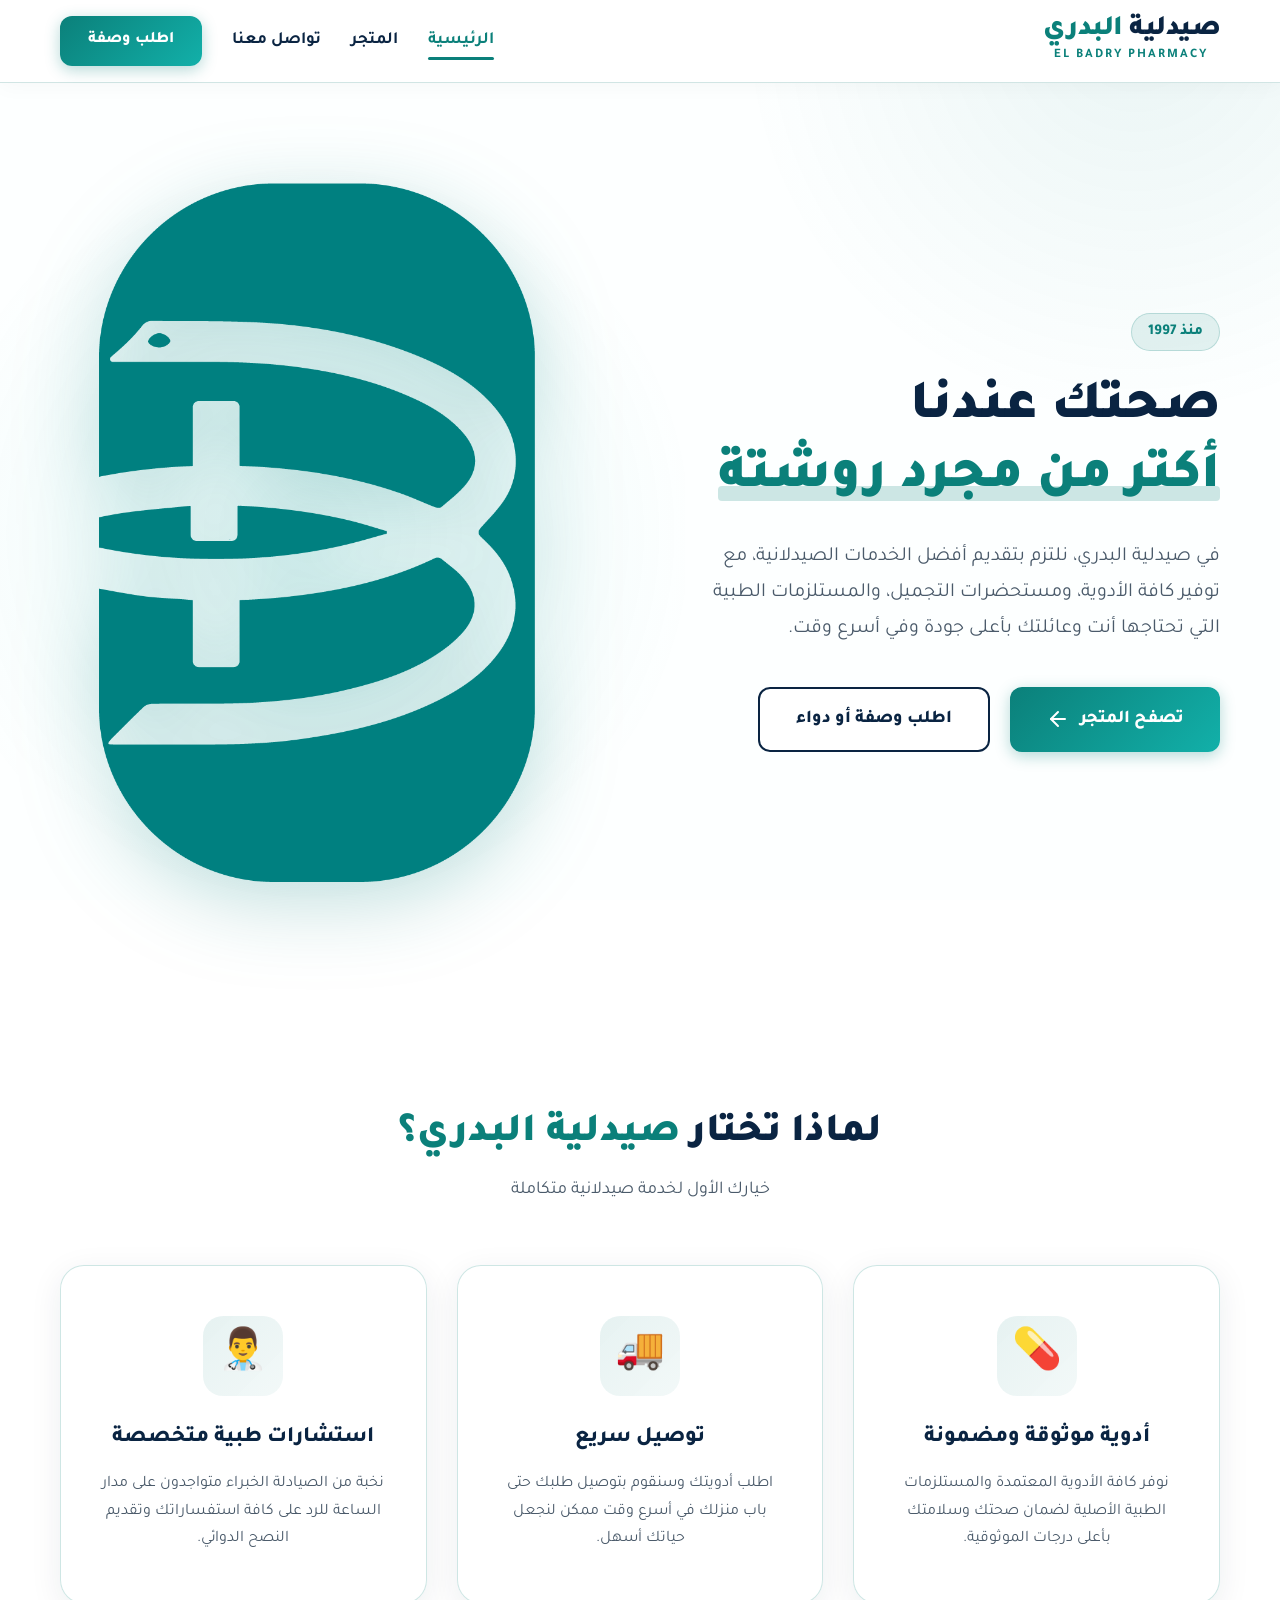
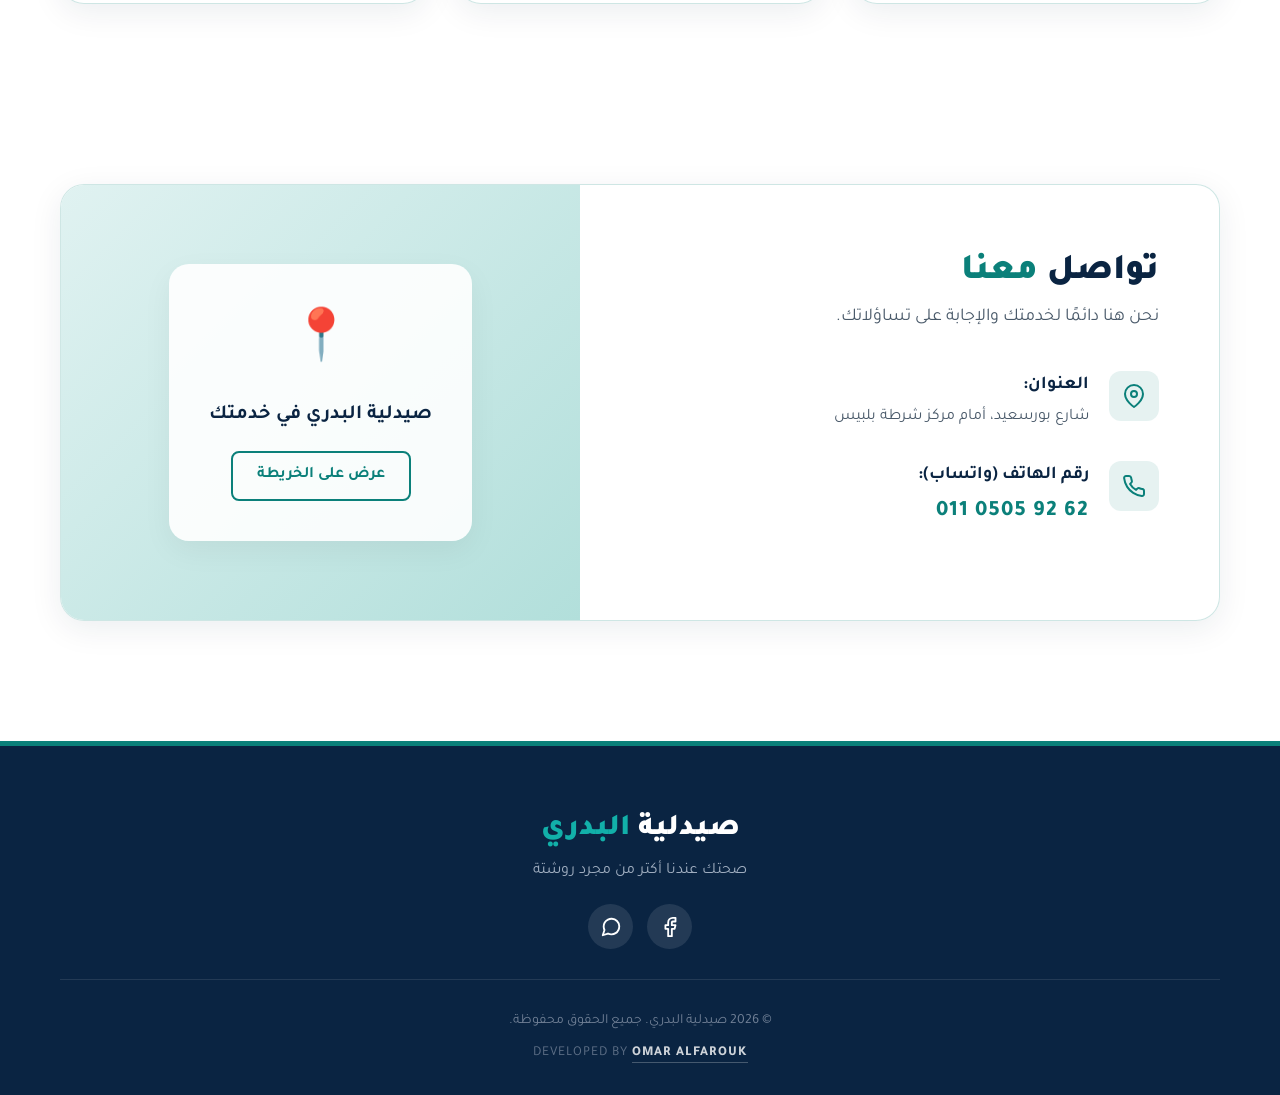
<file: index.html>
<!DOCTYPE html>
<html lang="ar" dir="rtl">

<head>
    <meta charset="UTF-8">
    <meta name="viewport" content="width=device-width, initial-scale=1.0">
    <title>صيدلية البدري - El Badry Pharmacy</title>
    <link rel="icon" type="image/png" href="logologo.png"size="any">
    <!-- Google Fonts -->
    <link rel="preconnect" href="https://fonts.googleapis.com">
    <link rel="preconnect" href="https://fonts.gstatic.com" crossorigin>
    <link href="https://fonts.googleapis.com/css2?family=Tajawal:wght@400;500;700;800;900&display=swap"
        rel="stylesheet">
    <link rel="stylesheet" href="css/style.css?v=5">
    <meta name="description"
        content="صيدلية البدري هي خيارك الأول للرعاية الصحية والأدوية. صحتك عندنا أكتر من مجرد روشتة، منذ 1997. شارع بورسعيد امام مركز شرطة بلبيس.">
</head>

<body>
    <div class="bg-pattern"></div>

    <header class="navbar">
        <div class="container">
            <div class="logo">
                <a href="index.html">
                    <h1>صيدلية <span>البدري</span></h1>
                    <span class="en-logo">EL BADRY PHARMACY</span>
                </a>
            </div>
            <nav id="nav-links">
                <a href="index.html" class="active">الرئيسية</a>
                <a href="store.html">المتجر</a>
                <a href="#contact">تواصل معنا</a>
                <a href="order.html" class="btn-primary pulse-btn">اطلب وصفة</a>
            </nav>
        </div>
    </header>

    <main>
        <section class="hero">
            <div class="container hero-content">
                <div class="text-content">
                    <div class="badge">منذ 1997</div>
                    <h2>صحتك عندنا <br><span class="highlight">أكتر من مجرد روشتة</span></h2>
                    <p>في صيدلية البدري، نلتزم بتقديم أفضل الخدمات الصيدلانية، مع توفير كافة الأدوية، ومستحضرات التجميل،
                        والمستلزمات الطبية التي تحتاجها أنت وعائلتك بأعلى جودة وفي أسرع وقت.</p>
                    <div class="actions">
                        <a href="store.html" class="btn-primary btn-large shadow-hover">تصفح المتجر
                            <svg xmlns="http://www.w3.org/2000/svg" width="24" height="24" viewBox="0 0 24 24"
                                fill="none" stroke="currentColor" stroke-width="2" stroke-linecap="round"
                                stroke-linejoin="round">
                                <line x1="5" y1="12" x2="19" y2="12"></line>
                                <polyline points="12 5 5 12 12 19"></polyline>
                            </svg>
                        </a>
                        <a href="order.html" class="btn-secondary btn-large">اطلب وصفة أو دواء</a>
                    </div>
                </div>
                <div class="image-content">
                    <!-- ضع صورة اللوجو هنا، قم بتسميتها logo.png أو logo.svg وضعها في مجلد public -->
                    <img src="logo.png" alt="شعار صيدلية البدري" class="hero-logo-img float-anim">
                </div>
            </div>
        </section>

        <section class="features" id="about">
            <div class="container">
                <div class="section-title">
                    <h2>لماذا تختار <span>صيدلية البدري؟</span></h2>
                    <p>خيارك الأول لخدمة صيدلانية متكاملة</p>
                </div>
                <div class="features-grid">
                    <div class="feature-card glass-card">
                        <div class="icon-wrapper">💊</div>
                        <h3>أدوية موثوقة ومضمونة</h3>
                        <p>نوفر كافة الأدوية المعتمدة والمستلزمات الطبية الأصلية لضمان صحتك وسلامتك بأعلى درجات
                            الموثوقية.</p>
                    </div>
                    <div class="feature-card glass-card">
                        <div class="icon-wrapper">🚚</div>
                        <h3>توصيل سريع</h3>
                        <p>اطلب أدويتك وسنقوم بتوصيل طلبك حتى باب منزلك في أسرع وقت ممكن لنجعل حياتك أسهل.</p>
                    </div>
                    <div class="feature-card glass-card">
                        <div class="icon-wrapper">👨‍⚕️</div>
                        <h3>استشارات طبية متخصصة</h3>
                        <p>نخبة من الصيادلة الخبراء متواجدون على مدار الساعة للرد على كافة استفساراتك وتقديم النصح
                            الدوائي.</p>
                    </div>
                </div>
            </div>
        </section>

        <section class="contact-section" id="contact">
            <div class="container">
                <div class="contact-card glass-card">
                    <div class="contact-info">
                        <h2>تواصل <span>معنا</span></h2>
                        <p>نحن هنا دائمًا لخدمتك والإجابة على تساؤلاتك.</p>

                        <div class="info-item">
                            <div class="info-icon">
                                <svg xmlns="http://www.w3.org/2000/svg" width="24" height="24" viewBox="0 0 24 24"
                                    fill="none" stroke="currentColor" stroke-width="2" stroke-linecap="round"
                                    stroke-linejoin="round">
                                    <path d="M21 10c0 7-9 13-9 13s-9-6-9-13a9 9 0 0 1 18 0z"></path>
                                    <circle cx="12" cy="10" r="3"></circle>
                                </svg>
                            </div>
                            <div class="info-text">
                                <strong>العنوان:</strong>
                                <span>شارع بورسعيد، أمام مركز شرطة بلبيس</span>
                            </div>
                        </div>

                        <div class="info-item">
                            <div class="info-icon">
                                <svg xmlns="http://www.w3.org/2000/svg" width="24" height="24" viewBox="0 0 24 24"
                                    fill="none" stroke="currentColor" stroke-width="2" stroke-linecap="round"
                                    stroke-linejoin="round">
                                    <path
                                        d="M22 16.92v3a2 2 0 0 1-2.18 2 19.79 19.79 0 0 1-8.63-3.07 19.5 19.5 0 0 1-6-6 19.79 19.79 0 0 1-3.07-8.67A2 2 0 0 1 4.11 2h3a2 2 0 0 1 2 1.72 12.84 12.84 0 0 0 .7 2.81 2 2 0 0 1-.45 2.11L8.09 9.91a16 16 0 0 0 6 6l1.27-1.27a2 2 0 0 1 2.11-.45 12.84 12.84 0 0 0 2.81.7A2 2 0 0 1 22 16.92z">
                                    </path>
                                </svg>
                            </div>
                            <div class="info-text">
                                <strong>رقم الهاتف (واتساب):</strong>
                                <a href="https://wa.me/+201105059262" target="_blank">
                                    <span class="phone-num" dir="ltr"
                                        style="display: inline-block; transition: transform 0.3s;">011 0505 92 62</span>
                                </a>
                            </div>
                        </div>
                    </div>
                    <div class="contact-map">
                        <!-- Placeholder for a map or just an illustration -->
                        <div class="map-placeholder">
                            <div class="map-icon">📍</div>
                            <p>صيدلية البدري في خدمتك</p>
                            <a href="https://maps.google.com/?q=صيدلية+البدري+بلبيس" target="_blank"
                                class="btn-outline">عرض على الخريطة</a>
                        </div>
                    </div>
                </div>
            </div>
        </section>
    </main>

    <footer>
        <div class="container footer-content">
            <div class="footer-logo">
                <h3>صيدلية <span>البدري</span></h3>
                <p style="margin-bottom: 20px;">صحتك عندنا أكتر من مجرد روشتة</p>
                <div class="social-links" style="margin-bottom: 30px;">
                    <a href="https://www.facebook.com/elbadrypharmacies" target="_blank"
                        style="display: inline-flex; align-items: center; justify-content: center; width: 45px; height: 45px; background: rgba(255,255,255,0.1); border-radius: 50%; color: white; transition: all 0.3s; margin: 0 5px;"
                        onmouseover="this.style.background='var(--primary-light)'; this.style.transform='translateY(-3px)';"
                        onmouseout="this.style.background='rgba(255,255,255,0.1)'; this.style.transform='translateY(0)';">
                        <svg xmlns="http://www.w3.org/2000/svg" width="22" height="22" viewBox="0 0 24 24" fill="none"
                            stroke="currentColor" stroke-width="2" stroke-linecap="round" stroke-linejoin="round">
                            <path d="M18 2h-3a5 5 0 0 0-5 5v3H7v4h3v8h4v-8h3l1-4h-4V7a1 1 0 0 1 1-1h3z"></path>
                        </svg>
                    </a>
                    <a href="https://wa.me/+201105059262" target="_blank"
                        style="display: inline-flex; align-items: center; justify-content: center; width: 45px; height: 45px; background: rgba(255,255,255,0.1); border-radius: 50%; color: white; transition: all 0.3s; margin: 0 5px;"
                        onmouseover="this.style.background='#25D366'; this.style.transform='translateY(-3px)';"
                        onmouseout="this.style.background='rgba(255,255,255,0.1)'; this.style.transform='translateY(0)';">
                        <svg xmlns="http://www.w3.org/2000/svg" width="22" height="22" viewBox="0 0 24 24" fill="none"
                            stroke="currentColor" stroke-width="2" stroke-linecap="round" stroke-linejoin="round">
                            <path
                                d="M21 11.5a8.38 8.38 0 0 1-.9 3.8 8.5 8.5 0 0 1-7.6 4.7 8.38 8.38 0 0 1-3.8-.9L3 21l1.9-5.7a8.38 8.38 0 0 1-.9-3.8 8.5 8.5 0 0 1 4.7-7.6 8.38 8.38 0 0 1 3.8-.9h.5a8.48 8.48 0 0 1 8 8v.5z">
                            </path>
                        </svg>
                    </a>
                </div>
            </div>
            <div class="footer-bottom">
                <p>&copy; 2026 صيدلية البدري. جميع الحقوق محفوظة.</p>
                <p style="margin-top: 10px; font-size: 0.85em; opacity: 0.8; letter-spacing: 1px;">
                    DEVELOPED BY <a href="https://wa.me/201040981238" target="_blank"
                        style="color: #fff; font-weight: 800; text-decoration: none; border-bottom: 1px solid rgba(255,255,255,0.3); padding-bottom: 2px; transition: all 0.3s;"
                        onmouseover="this.style.borderBottom='1px solid #fff'; this.style.color='var(--primary-light)';"
                        onmouseout="this.style.borderBottom='1px solid rgba(255,255,255,0.3)'; this.style.color='#fff';">OMAR
                        ALFAROUK</a>
                </p>
            </div>
        </div>
    </footer>
</body>

</html>
</file>
<file: css/style.css>
/* CSS Variables based on El Badry Pharmacy branding */
:root {
    --primary-color: #0b807a;       /* Teal/Dark Cyan */
    --primary-light: #12b0a9;       /* Lighter Teal */
    --primary-dark: #075e5a;        /* Darker Teal */
    --secondary-color: #0a2442;     /* Navy Blue */
    --secondary-light: #16365c;     /* Lighter Navy */
    
    --bg-color: #f2fafa;            /* Very light cyan/white */
    --white: #ffffff;
    --text-dark: #1a2a3a;
    --text-gray: #4a5a6a;
    --border-color: #d1e5e4;
    
    --success-color: #059669;
    --error-color: #dc2626;
    
    --font-family: 'Tajawal', sans-serif;
    
    /* Modern Glassmorphism variables */
    --glass-bg: rgba(255, 255, 255, 0.85);
    --glass-border: rgba(11, 128, 122, 0.2);
    --glass-shadow: 0 8px 32px 0 rgba(10, 36, 66, 0.08);
}

* {
    box-sizing: border-box;
    margin: 0;
    padding: 0;
}

html, body {
    max-width: 100%;
    overflow-x: hidden;
}

html {
    scroll-behavior: smooth;
}

body {
    font-family: var(--font-family);
    background-color: var(--white);
    color: var(--text-dark);
    line-height: 1.6;
    overflow-x: hidden;
}

::selection {
    background-color: var(--primary-light);
    color: var(--white);
}

a {
    text-decoration: none;
    color: inherit;
    transition: all 0.3s ease;
}

.container {
    max-width: 1200px;
    margin: 0 auto;
    padding: 0 20px;
    width: 100%;
}

/* Background Pattern */
.bg-pattern {
    position: fixed;
    top: 0;
    left: 0;
    width: 100vw;
    height: 100vh;
    z-index: -1;
    background-color: var(--bg-color);
    background-image: radial-gradient(var(--primary-color) 0.5px, transparent 0.5px), radial-gradient(var(--primary-color) 0.5px, var(--bg-color) 0.5px);
    background-size: 20px 20px;
    background-position: 0 0, 10px 10px;
    opacity: 0.15;
}

/* Navbar */
.navbar {
    background-color: rgba(255, 255, 255, 0.95);
    backdrop-filter: blur(10px);
    -webkit-backdrop-filter: blur(10px);
    border-bottom: 1px solid var(--border-color);
    position: sticky;
    top: 0;
    z-index: 1000;
    box-shadow: 0 4px 20px rgba(0,0,0,0.03);
    transition: all 0.3s ease;
}

.navbar .container {
    display: flex;
    justify-content: space-between;
    align-items: center;
    padding: 15px 20px;
}

.logo a {
    display: flex;
    flex-direction: column;
    align-items: center;
}

.logo h1 {
    color: var(--secondary-color);
    font-size: 28px;
    font-weight: 900;
    letter-spacing: -0.5px;
    line-height: 1.1;
}

.logo h1 span {
    color: var(--primary-color);
}

.logo .en-logo {
    font-size: 13px;
    color: var(--primary-color);
    letter-spacing: 2px;
    font-weight: 700;
}

nav {
    display: flex;
    align-items: center;
    gap: 30px;
}

nav a {
    font-weight: 700;
    font-size: 17px;
    color: var(--secondary-color);
    position: relative;
}

nav a:not(.btn-primary)::after {
    content: '';
    position: absolute;
    bottom: -6px;
    left: 50%;
    transform: translateX(-50%);
    width: 0;
    height: 3px;
    background-color: var(--primary-color);
    border-radius: 2px;
    transition: width 0.3s ease;
}

nav a:hover:not(.btn-primary)::after, 
nav a.active:not(.btn-primary)::after {
    width: 100%;
}

nav a:hover:not(.btn-primary), 
nav a.active:not(.btn-primary) {
    color: var(--primary-color);
}

/* Buttons */
.btn-primary, .btn-secondary {
    display: inline-flex;
    align-items: center;
    justify-content: center;
    gap: 10px;
    padding: 12px 28px;
    border-radius: 12px;
    font-weight: 800;
    font-size: 16px;
    border: none;
    cursor: pointer;
    transition: all 0.4s cubic-bezier(0.175, 0.885, 0.32, 1.275);
    text-align: center;
    position: relative;
    overflow: hidden;
}

.btn-primary {
    background: linear-gradient(135deg, var(--primary-color) 0%, var(--primary-light) 100%);
    color: var(--white) !important;
    box-shadow: 0 4px 15px rgba(11, 128, 122, 0.3);
}

.btn-primary:hover {
    transform: translateY(-3px);
    box-shadow: 0 8px 25px rgba(11, 128, 122, 0.4);
    background: linear-gradient(135deg, var(--primary-light) 0%, var(--primary-color) 100%);
}

.btn-secondary {
    background-color: var(--white);
    color: var(--secondary-color) !important;
    border: 2px solid var(--secondary-color);
}

.btn-secondary:hover {
    background-color: var(--secondary-color);
    color: var(--white) !important;
    transform: translateY(-3px);
}

.btn-large {
    padding: 16px 36px;
    font-size: 18px;
}

.btn-outline {
    background-color: transparent;
    border: 2px solid var(--primary-color);
    color: var(--primary-color);
    padding: 10px 24px;
    border-radius: 8px;
    font-weight: 700;
    display: inline-block;
}

.btn-outline:hover {
    background-color: var(--primary-color);
    color: var(--white);
}

/* Pulse animation for CTA */
.pulse-btn {
    animation: pulse 2s infinite;
}

@keyframes pulse {
    0% { box-shadow: 0 0 0 0 rgba(11, 128, 122, 0.6); }
    70% { box-shadow: 0 0 0 15px rgba(11, 128, 122, 0); }
    100% { box-shadow: 0 0 0 0 rgba(11, 128, 122, 0); }
}

/* Hero Section */
.hero {
    position: relative;
    padding: 100px 0 120px;
    overflow: hidden;
}

.hero::before {
    content: '';
    position: absolute;
    top: -50%; right: -20%;
    width: 800px; height: 800px;
    background: radial-gradient(circle, rgba(11,128,122,0.08) 0%, rgba(255,255,255,0) 70%);
    border-radius: 50%;
    z-index: -1;
}

.hero-content {
    display: flex;
    align-items: center;
    justify-content: space-between;
    gap: 60px;
}

.text-content {
    flex: 1.2;
}

.badge {
    display: inline-block;
    padding: 6px 16px;
    background-color: rgba(11, 128, 122, 0.1);
    color: var(--primary-color);
    border-radius: 50px;
    font-weight: 800;
    font-size: 15px;
    margin-bottom: 25px;
    border: 1px solid rgba(11, 128, 122, 0.2);
}

.text-content h2 {
    font-size: 55px;
    color: var(--secondary-color);
    margin-bottom: 25px;
    line-height: 1.25;
    font-weight: 900;
}

.text-content h2 .highlight {
    color: var(--primary-color);
    position: relative;
    z-index: 1;
}

.text-content h2 .highlight::after {
    content: '';
    position: absolute;
    bottom: 5px; right: 0;
    width: 100%; height: 15px;
    background-color: rgba(11, 128, 122, 0.2);
    z-index: -1;
    border-radius: 4px;
}

.text-content p {
    font-size: 20px;
    color: var(--text-gray);
    margin-bottom: 40px;
    line-height: 1.8;
    max-width: 90%;
}

.actions {
    display: flex;
    gap: 20px;
}

.image-content {
    flex: 1;
    display: flex;
    justify-content: center;
    position: relative;
}

.image-content::after {
    content: '';
    position: absolute;
    width: 100%; height: 100%;
    background: radial-gradient(circle, var(--primary-light) 0%, transparent 60%);
    opacity: 0.1;
    scale: 1.5;
    z-index: -1;
}

.hero-logo-img {
    width: 100%;
    max-width: 450px;
    height: auto;
    object-fit: contain;
    filter: drop-shadow(0 20px 40px rgba(11, 128, 122, 0.25));
}

.float-anim {
    animation: float 6s ease-in-out infinite;
}

@keyframes float {
    0% { transform: translateY(0px); }
    50% { transform: translateY(-20px); }
    100% { transform: translateY(0px); }
}

/* Glassmorphism Cards */
.glass-card {
    background: var(--glass-bg);
    backdrop-filter: blur(16px);
    -webkit-backdrop-filter: blur(16px);
    border: 1px solid var(--glass-border);
    box-shadow: var(--glass-shadow);
    border-radius: 24px;
}

/* Features Section */
.features {
    padding: 100px 0;
    background-color: transparent;
    position: relative;
    z-index: 10;
}

.section-title {
    text-align: center;
    margin-bottom: 60px;
}

.section-title h2 {
    font-size: 40px;
    color: var(--secondary-color);
    font-weight: 900;
}

.section-title h2 span {
    color: var(--primary-color);
}

.section-title p {
    font-size: 18px;
    color: var(--text-gray);
    margin-top: 10px;
}

.features-grid {
    display: grid;
    grid-template-columns: repeat(auto-fit, minmax(320px, 1fr));
    gap: 30px;
}

.feature-card {
    padding: 50px 40px;
    text-align: center;
    transition: transform 0.4s ease, box-shadow 0.4s ease;
}

.feature-card:hover {
    transform: translateY(-15px);
    box-shadow: 0 20px 40px rgba(10, 36, 66, 0.12);
    border-color: rgba(11, 128, 122, 0.4);
}

.feature-card .icon-wrapper {
    width: 80px; height: 80px;
    margin: 0 auto 25px;
    background: linear-gradient(135deg, rgba(11, 128, 122, 0.1), rgba(11, 128, 122, 0.05));
    border-radius: 20px;
    display: flex;
    align-items: center;
    justify-content: center;
    font-size: 40px;
    color: var(--primary-color);
}

.feature-card h3 {
    color: var(--secondary-color);
    font-size: 22px;
    margin-bottom: 15px;
    font-weight: 800;
}

.feature-card p {
    color: var(--text-gray);
    font-size: 16px;
    line-height: 1.7;
}

/* Contact Section */
.contact-section {
    padding: 80px 0 120px;
}

.contact-card {
    display: flex;
    overflow: hidden;
    padding: 0;
}

.contact-info {
    flex: 1;
    padding: 60px;
}

.contact-info h2 {
    font-size: 36px;
    color: var(--secondary-color);
    font-weight: 900;
}

.contact-info h2 span {
    color: var(--primary-color);
}

.contact-info > p {
    font-size: 18px;
    color: var(--text-gray);
    margin-bottom: 40px;
}

.info-item {
    display: flex;
    align-items: flex-start;
    gap: 20px;
    margin-bottom: 30px;
}

.info-icon {
    width: 50px; height: 50px;
    background-color: rgba(11, 128, 122, 0.1);
    color: var(--primary-color);
    border-radius: 12px;
    display: flex;
    align-items: center;
    justify-content: center;
    flex-shrink: 0;
}

.info-text strong {
    display: block;
    color: var(--secondary-color);
    font-size: 18px;
    margin-bottom: 5px;
}

.info-text span {
    color: var(--text-gray);
    font-size: 16px;
}

.phone-num {
    font-size: 22px !important;
    font-weight: 800;
    color: var(--primary-color) !important;
    letter-spacing: 1px;
}

.contact-map {
    flex: 1;
    background: linear-gradient(135deg, #e0f2f1 0%, #b2dfdb 100%);
    display: flex;
    align-items: center;
    justify-content: center;
    min-height: 400px;
}

.map-placeholder {
    text-align: center;
    background: rgba(255,255,255,0.9);
    padding: 40px;
    border-radius: 20px;
    box-shadow: 0 10px 30px rgba(0,0,0,0.05);
}

.map-icon {
    font-size: 50px;
    margin-bottom: 15px;
}

.map-placeholder p {
    font-weight: 700;
    color: var(--secondary-color);
    margin-bottom: 20px;
    font-size: 20px;
}

/* Order Page Enhancements */
.order-body {
    background-color: var(--bg-color);
}

.order-header {
    margin-bottom: 40px;
}

.order-header h2 {
    font-size: 42px;
    color: var(--secondary-color);
    font-weight: 900;
}

.order-header h2 span {
    color: var(--primary-color);
}

.order-header p {
    font-size: 18px;
    color: var(--text-gray);
    max-width: 600px;
    margin: 15px auto 0;
}

.form-wrapper {
    max-width: 750px;
    margin: 0 auto;
    padding: 50px;
}

.form-anim {
    animation: slideUp 0.8s cubic-bezier(0.165, 0.84, 0.44, 1) forwards;
}

@keyframes slideUp {
    from { opacity: 0; transform: translateY(40px); }
    to { opacity: 1; transform: translateY(0); }
}

.input-row {
    display: flex;
    gap: 20px;
}

.input-row .input-group {
    flex: 1;
}

.input-group {
    margin-bottom: 25px;
}

.input-group label {
    display: block;
    margin-bottom: 10px;
    font-weight: 800;
    color: var(--secondary-color);
    font-size: 16px;
}

.required {
    color: var(--error-color);
}

.input-group input,
.input-group textarea {
    width: 100%;
    padding: 16px 20px;
    border: 2px solid var(--border-color);
    border-radius: 12px;
    font-family: inherit;
    font-size: 16px;
    transition: all 0.3s ease;
    background-color: rgba(255, 255, 255, 0.9);
}

.input-group input:focus,
.input-group textarea:focus {
    outline: none;
    border-color: var(--primary-color);
    box-shadow: 0 0 0 4px rgba(11, 128, 122, 0.15);
    background-color: var(--white);
    transform: translateY(-2px);
}

.form-note {
    text-align: center;
    margin-top: 20px;
    font-size: 14px;
    color: var(--text-gray);
}

.btn-submit {
    width: 100%;
    margin-top: 10px;
    padding: 18px;
    font-size: 20px;
    border-radius: 12px;
}

.spinner {
    display: inline-block;
    width: 20px; height: 20px;
    border: 3px solid rgba(255,255,255,0.3);
    border-radius: 50%;
    border-top-color: #fff;
    animation: spin 1s ease-in-out infinite;
    margin-left: 10px;
}

@keyframes spin {
    to { transform: rotate(360deg); }
}

.alert {
    padding: 18px 20px;
    border-radius: 12px;
    margin-bottom: 25px;
    font-weight: 700;
    font-size: 16px;
    text-align: center;
    animation: fadeIn 0.5s ease;
}

@keyframes fadeIn {
    from { opacity: 0; }
    to { opacity: 1; }
}

.alert-success {
    background-color: rgba(5, 150, 105, 0.1);
    color: var(--success-color);
    border: 2px solid rgba(5, 150, 105, 0.3);
}

.alert-error {
    background-color: rgba(220, 38, 38, 0.1);
    color: var(--error-color);
    border: 2px solid rgba(220, 38, 38, 0.3);
}

/* Footer */
footer {
    background-color: var(--secondary-color);
    color: var(--white);
    padding: 60px 0 30px;
    position: relative;
    border-top: 5px solid var(--primary-color);
}

.footer-content {
    display: flex;
    flex-direction: column;
    align-items: center;
    text-align: center;
}

.footer-logo h3 {
    font-size: 30px;
    font-weight: 900;
    margin-bottom: 5px;
}

.footer-logo h3 span {
    color: var(--primary-light);
}

.footer-logo p {
    color: #a0aec0;
    font-size: 16px;
    margin-bottom: 40px;
}

.footer-bottom {
    width: 100%;
    padding-top: 30px;
    border-top: 1px solid rgba(255,255,255,0.1);
}

.footer-bottom p {
    color: #718096;
    font-size: 14px;
}

.hidden { display: none !important; }

/* Responsive */
@media (max-width: 992px) {
    .hero-content {
        flex-direction: column;
        text-align: center;
    }
    
    .hero-logo-img {
        max-width: 200px;
        margin-top: 20px;
    }
    
    .text-content h2 {
        font-size: 45px;
    }
    
    .text-content p {
        margin: 0 auto 30px;
    }
    
    .actions {
        justify-content: center;
    }
    
    .contact-card {
        flex-direction: column;
    }
}

@media (max-width: 768px) {
    .navbar .container {
        flex-direction: column;
        gap: 15px;
    }
    
    .input-row {
        flex-direction: column;
        gap: 0;
    }
    
    .text-content h2 {
        font-size: 38px;
    }
    
    .form-wrapper {
        padding: 30px 20px;
    }
    
    .contact-info {
        padding: 40px 20px;
    }
}
</file>
